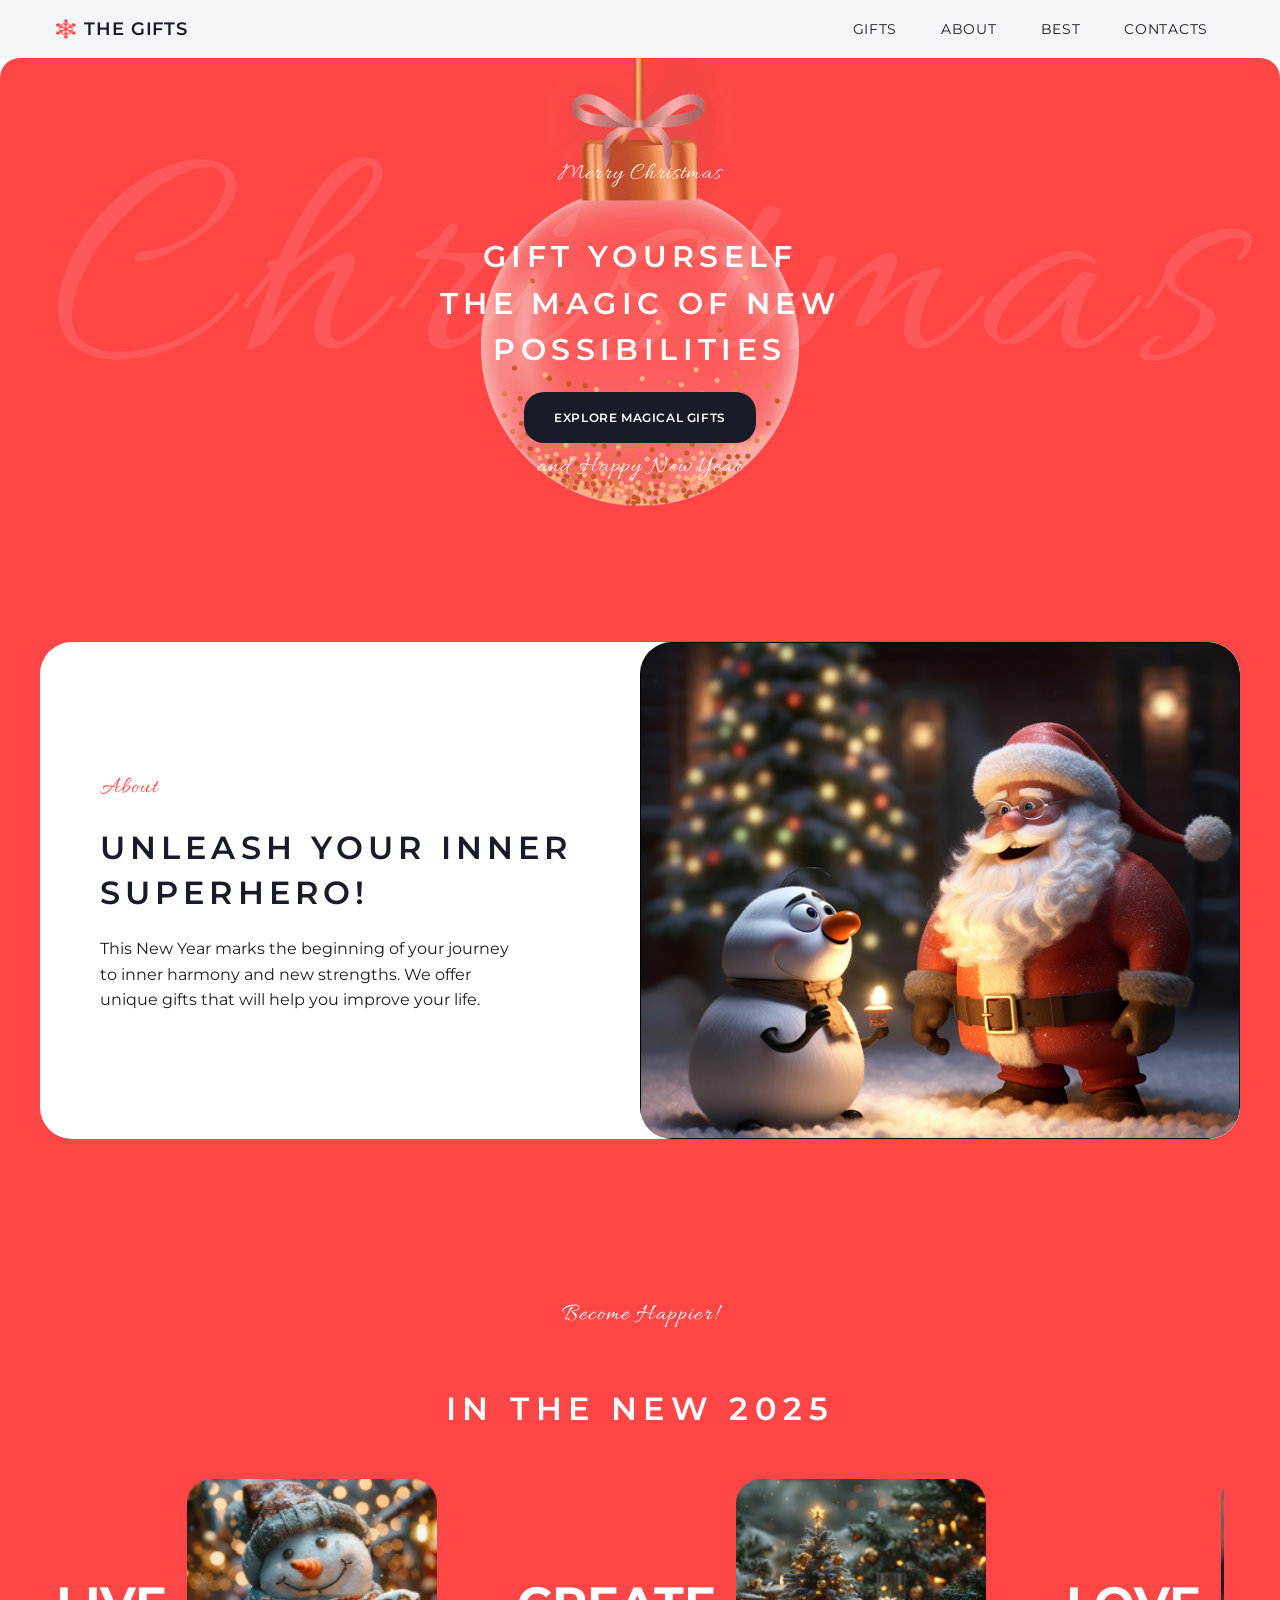
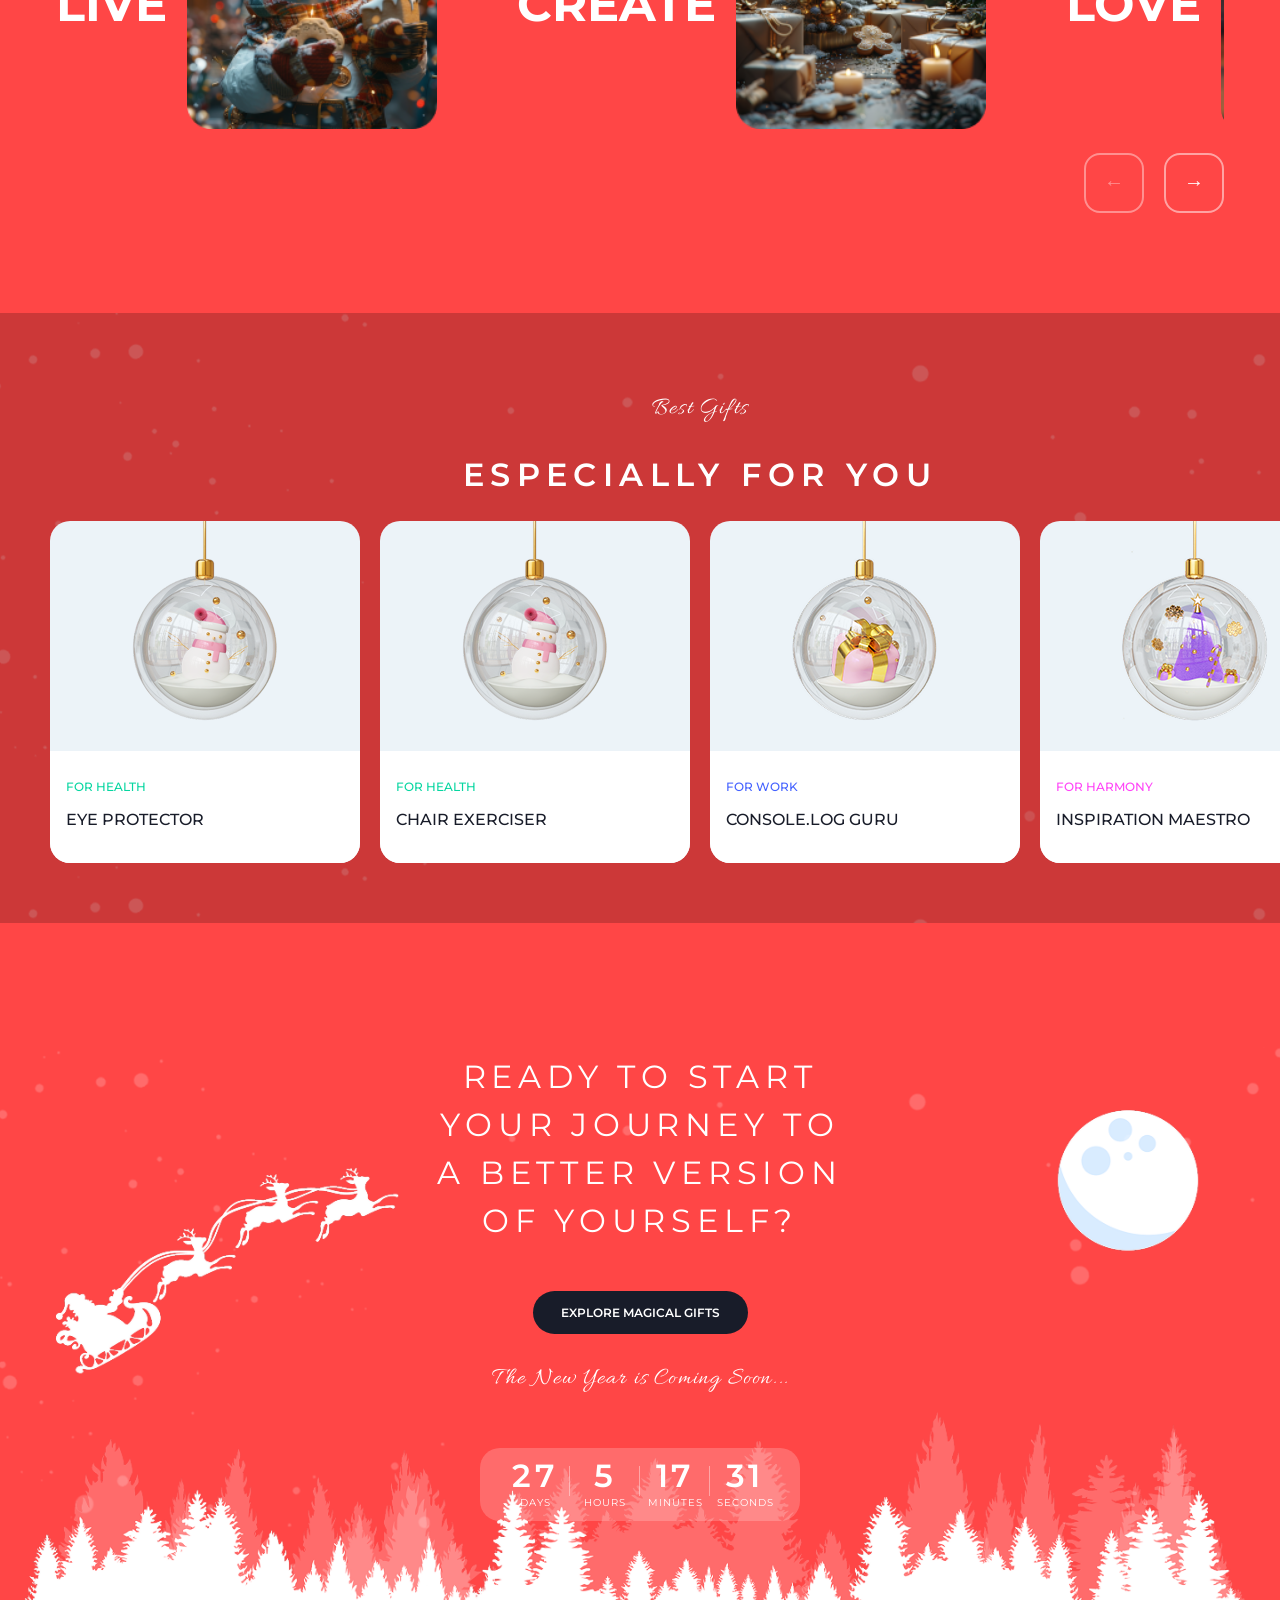
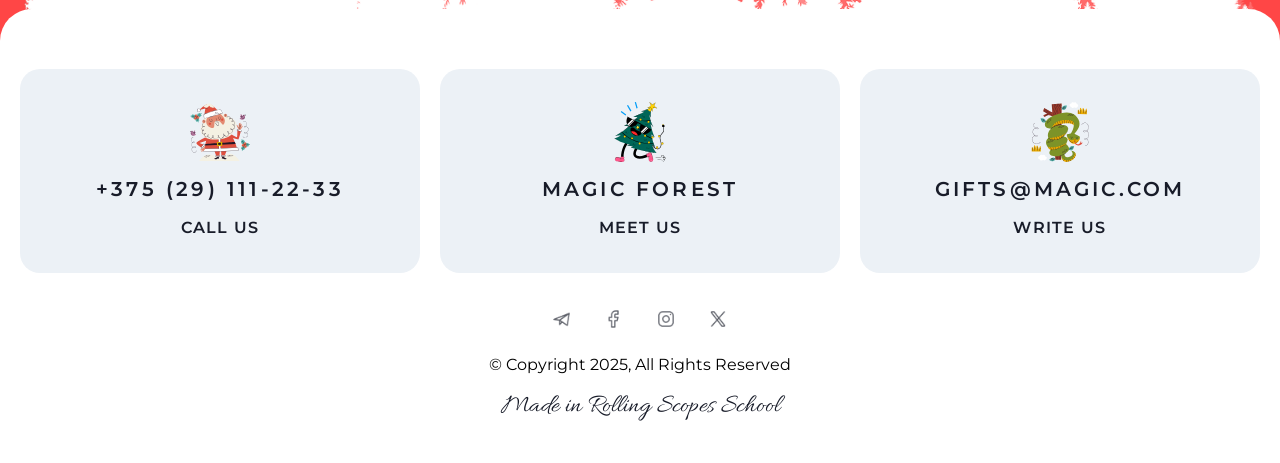
<file: index.html>
<!DOCTYPE html>
<html lang="en">
<head>
  <meta charset="UTF-8">
  <meta name="viewport" content="width=device-width, initial-scale=1.0">
  <title>Christmas Shop</title>
  <link rel="stylesheet" href="style.css?v=5">
  <link href="https://fonts.googleapis.com/css2?family=Montserrat:wght@400;500;600;700&family=Allura&display=swap" rel="stylesheet">
</head>
<body>

  <!-- HEADER -->
  <header class="header">
  <div class="container header-container">
    <div class="logo">
      <img src="img/snowflake.png" alt="snowflake">
      <span>THE GIFTS</span>
    </div>

    <div class="burger">
      <span></span>
      <span></span>
    </div>

    <nav class="nav">
      <a href="gifts.html">GIFTS</a>
      <a href="#about">ABOUT</a>
      <a href="#best">BEST</a>
      <a href="#contacts">CONTACTS</a>
    </nav>
  </div>
</header>
  <main>
  <section class="hero">
    <div class="hero-content">
      <p class="hero-subtitle top-text">Merry Christmas</p>

      <h1 class="hero-title">
        GIFT YOURSELF <br>
        THE MAGIC OF NEW <br>
        POSSIBILITIES
      </h1>

      <a href="gifts.html" class="hero-button">EXPLORE MAGICAL GIFTS</a>

      <p class="hero-subtitle bottom-text">and Happy New Year</p>
    </div>
  </section>
  <section class="about" id="about">
  <div class="container about-container">
    <div class="about-text">
      <p class="about-subtitle">About</p>
      <h2 class="about-title">Unleash your inner superhero!</h2>
      <p class="about-description">
        This New Year marks the beginning of your journey to inner harmony and new strengths.
        We offer unique gifts that will help you improve your life.
      </p>
    </div>

    <div class="about-image">
      <img src="img/santa.png" alt="Santa Claus">
    </div>
  </div>
</section>

<section class="slider" id="best">
  <div class="container slider-container">
    <p class="slider-subtitle">Become Happier!</p>
    <h2 class="slider-title">IN THE NEW 2025</h2>
    <div class="slider-wrapper">
      <div class="slider-row">
    <div class="slider-item">
      <span>LIVE</span>
      <img src="img/slider-1.png" alt="LIVE">
    </div>

    <div class="slider-item">
      <span>CREATE</span>
      <img src="img/slider-2.png" alt="CREATE">
    </div>

    <div class="slider-item">
      <span>LOVE</span>
      <img src="img/slider-3.png" alt="LOVE">
    </div>

    <div class="slider-item">
      <span>DREAM</span>
      <img src="img/slider-4.png" alt="">
    </div>
      </div>
    </div>

    <div class="slider-controls">
      <button class="slider-btn prev">←</button>
      <button class="slider-btn next">→</button>
    </div>
  </div>
</section>
<section class="best-gifts">
  <div class="best-gifts-container">
    <p class="best-gifts-subtitle">Best Gifts</p>
    <h2 class="best-gifts-title">ESPECIALLY FOR YOU</h2>

    <div class="gifts-grid">

  <a href="gifts.html" class="gift-card">
    <img src="img/gift-1.png" alt="Gift 1">
    <div class="gift-card-content">
      <p class="gift-card-category work">FOR WORK</p>
      <h3 class="gift-card-title">CONSOLE.LOG GURU</h3>
    </div>
  </a>

  <a href="gifts.html" class="gift-card">
    <img src="img/gift-2.png" alt="Gift 2">
    <div class="gift-card-content">
      <p class="gift-card-category health">FOR HEALTH</p>
      <h3 class="gift-card-title">HYDRATION BOT</h3>
    </div>
  </a>

  <a href="gifts.html" class="gift-card">
    <img src="img/gift-3.png" alt="Gift 3">
    <div class="gift-card-content">
      <p class="gift-card-category work">FOR WORK</p>
      <h3 class="gift-card-title">MERGE MASTER</h3>
    </div>
  </a>

  <a href="gifts.html" class="gift-card">
    <img src="img/gift-4.png" alt="Gift 4">
    <div class="gift-card-content">
      <p class="gift-card-category harmony">FOR HARMONY</p>
      <h3 class="gift-card-title">SPONTANEOUS CODING PHILOSOPHER</h3>
    </div>
  </a>

</div>
  </div>
</section>
<section class="cta">
  <div class="cta-content">
    <h2 class="cta-title">
      READY TO START YOUR JOURNEY TO A BETTER VERSION OF YOURSELF?
    </h2>

    <a href="gifts.html" class="cta-button">EXPLORE MAGICAL GIFTS</a>

    <p class="cta-subtitle">The New Year is Coming Soon...</p>

    <div class="cta-timer">
      <div class="timer-item">
        <span class="timer-number">47</span>
        <span class="timer-label">DAYS</span>
      </div>
      <div class="timer-item">
        <span class="timer-number">5</span>
        <span class="timer-label">HOURS</span>
      </div>
      <div class="timer-item">
        <span class="timer-number">34</span>
        <span class="timer-label">MINUTES</span>
      </div>
      <div class="timer-item">
        <span class="timer-number">12</span>
        <span class="timer-label">SECONDS</span>
      </div>
    </div>
  </div>
</section>

</main>
<footer class="footer" id="contacts">
    <div class="footer-cards">
      <a href="tel:+375291112233" class="footer-card">
        <img src="img/santa.svg" alt="Phone">
        <h3>+375 (29) 111-22-33</h3>
        <p>CALL US</p>
      </a>

      <a href="https://maps.google.com" target="_blank" class="footer-card">
        <img src="img/tree.svg" alt="Map">
        <h3>MAGIC FOREST</h3>
        <p>MEET US</p>
      </a>

      <a href="mailto:gifts@magic.com" class="footer-card">
        <img src="img/snake.svg" alt="Mail">
        <h3>GIFTS@MAGIC.COM</h3>
        <p>WRITE US</p>
      </a>
    </div>

    <div class="footer-socials">
  <a href="#"><img src="img/telegram.png" alt="telegram"></a>
  <a href="#"><img src="img/facebook.png" alt="facebook"></a>
  <a href="#"><img src="img/instagram.png" alt="instagram"></a>
  <a href="#"><img src="img/x.png" alt="x"></a>
</div>

      <p>© Copyright 2025, All Rights Reserved</p>
      <a href="https://rs.school/" target="_blank" class="footer-sub">Made in Rolling Scopes School</a>
    </div>
  </footer>

  <div class="gift-modal" aria-hidden="true">
    <div class="gift-modal__overlay"></div>
    <div class="gift-modal__card" role="dialog" aria-modal="true">
      <button class="gift-modal__close" type="button" aria-label="Close modal">×</button>
      <div class="gift-modal__image"></div>
      <div class="gift-modal__content"></div>
    </div>
  </div>

  

  
<script src="js/gifts-data.js"></script>
<script>
const sliderWrapper = document.querySelector('.slider-wrapper');
const slider = document.querySelector('.slider-row');
const next = document.querySelector('.next');
const prev = document.querySelector('.prev');
const bestGiftsGrid = document.querySelector('.best-gifts .gifts-grid');
const giftModal = document.querySelector('.gift-modal');
const giftModalCard = document.querySelector('.gift-modal__card');
const giftModalImage = document.querySelector('.gift-modal__image');
const giftModalContent = document.querySelector('.gift-modal__content');
const giftModalClose = document.querySelector('.gift-modal__close');
const giftModalOverlay = document.querySelector('.gift-modal__overlay');

let offset = 0;
const burger = document.querySelector('.burger');
const nav = document.querySelector('.nav');
const navLinks = document.querySelectorAll('.nav a');

function closeBurgerMenu() {
  burger.classList.remove('open');
  nav.classList.remove('open');
  document.body.classList.remove('menu-open');
}

function openBurgerMenu() {
  burger.classList.add('open');
  nav.classList.add('open');
  document.body.classList.add('menu-open');
}

burger.addEventListener('click', () => {
  if (nav.classList.contains('open')) {
    closeBurgerMenu();
  } else {
    openBurgerMenu();
  }
});

navLinks.forEach((link) => {
  link.addEventListener('click', closeBurgerMenu);
});

window.addEventListener('resize', () => {
  if (window.innerWidth > 768) {
    closeBurgerMenu();
  }
});

function getGiftImage(category) {
  if (category === 'For Work') {
    return 'img/gift-1.png';
  }

  if (category === 'For Health') {
    return 'img/gift-2.png';
  }

  return 'img/gift-4.png';
}

function getCategoryClass(category) {
  return category.toLowerCase().replace('for ', '');
}

function createGiftCard(gift) {
  const giftIndex = window.giftsData.indexOf(gift);
  const categoryClass = getCategoryClass(gift.category);

  return `
    <div class="gift-card" data-gift-index="${giftIndex}">
      <img src="${getGiftImage(gift.category)}" alt="${gift.name}">
      <div class="gift-card-content">
        <p class="gift-card-category ${categoryClass}">${gift.category.toUpperCase()}</p>
        <h3 class="gift-card-title">${gift.name.toUpperCase()}</h3>
      </div>
    </div>
  `;
}

function createSnowflakes(value) {
  const count = Number(value.replace('+', '')) / 100;
  return Array.from({ length: 5 }, (_, index) => {
    const className = index < count ? 'active' : '';
    return `<img class="gift-modal__snowflake ${className}" src="img/snowflake.png" alt="">`;
  }).join('');
}

function openGiftModal(giftIndex) {
  const gift = window.giftsData[giftIndex];

  if (!gift) {
    return;
  }

  const categoryClass = getCategoryClass(gift.category);

  giftModalImage.innerHTML = `<img src="${getGiftImage(gift.category)}" alt="${gift.name}">`;
  giftModalContent.innerHTML = `
    <p class="gift-card-category ${categoryClass}">${gift.category.toUpperCase()}</p>
    <h3 class="gift-modal__title">${gift.name.toUpperCase()}</h3>
    <p class="gift-modal__description">${gift.description}</p>
    <p class="gift-modal__subtitle">ADDS SUPERPOWERS TO:</p>
    <div class="gift-modal__powers">
      <div><span>Live</span><span>${gift.superpowers.live}</span><span>${createSnowflakes(gift.superpowers.live)}</span></div>
      <div><span>Create</span><span>${gift.superpowers.create}</span><span>${createSnowflakes(gift.superpowers.create)}</span></div>
      <div><span>Love</span><span>${gift.superpowers.love}</span><span>${createSnowflakes(gift.superpowers.love)}</span></div>
      <div><span>Dream</span><span>${gift.superpowers.dream}</span><span>${createSnowflakes(gift.superpowers.dream)}</span></div>
    </div>
  `;

  giftModal.classList.add('open');
  giftModal.setAttribute('aria-hidden', 'false');
  document.body.classList.add('modal-open');
}

function closeGiftModal() {
  giftModal.classList.remove('open');
  giftModal.setAttribute('aria-hidden', 'true');
  document.body.classList.remove('modal-open');
}

function renderRandomGifts() {
  if (!bestGiftsGrid || !window.giftsData) {
    return;
  }

  const randomGifts = [...window.giftsData]
    .sort(() => Math.random() - 0.5)
    .slice(0, 4);

  bestGiftsGrid.innerHTML = randomGifts.map(createGiftCard).join('');
}

renderRandomGifts();

bestGiftsGrid.addEventListener('click', (event) => {
  const card = event.target.closest('.gift-card');

  if (card) {
    openGiftModal(card.dataset.giftIndex);
  }
});

giftModalClose.addEventListener('click', closeGiftModal);
giftModalOverlay.addEventListener('click', closeGiftModal);

giftModalCard.addEventListener('click', (event) => {
  event.stopPropagation();
});

let sliderStep = 0;

function getSliderClicksCount() {
  return window.innerWidth > 768 ? 3 : 6;
}

function getMaxOffset() {
  return Math.max(0, slider.scrollWidth - sliderWrapper.clientWidth);
}

function updateSlider() {
  const clicksCount = getSliderClicksCount();
  const maxOffset = getMaxOffset();
  const stepSize = maxOffset / clicksCount;
  const currentOffset = sliderStep * stepSize;

  slider.style.transform = `translateX(-${currentOffset}px)`;

  prev.disabled = sliderStep === 0;
  next.disabled = sliderStep === clicksCount || maxOffset === 0;
}

next.addEventListener('click', () => {
  const clicksCount = getSliderClicksCount();

  if (sliderStep < clicksCount) {
    sliderStep += 1;
    updateSlider();
  }
});

prev.addEventListener('click', () => {
  if (sliderStep > 0) {
    sliderStep -= 1;
    updateSlider();
  }
});

function resetSlider() {
  sliderStep = 0;
  updateSlider();
}

window.addEventListener('resize', resetSlider);
window.addEventListener('load', resetSlider);
window.addEventListener('pageshow', resetSlider);

updateSlider();

function updateTimer() {
  const now = new Date();
  const nextYear = now.getUTCFullYear() + 1;
  const newYear = Date.UTC(nextYear, 0, 1, 0, 0, 0);

  const diff = newYear - now.getTime();
  const totalSeconds = Math.max(0, Math.floor(diff / 1000));

  const days = Math.floor(totalSeconds / (60 * 60 * 24));
  const hours = Math.floor((totalSeconds % (60 * 60 * 24)) / (60 * 60));
  const minutes = Math.floor((totalSeconds % (60 * 60)) / 60);
  const seconds = totalSeconds % 60;

  const timerNumbers = document.querySelectorAll('.timer-number');

  timerNumbers[0].textContent = days;
  timerNumbers[1].textContent = hours;
  timerNumbers[2].textContent = minutes;
  timerNumbers[3].textContent = seconds;
}

updateTimer();
setInterval(updateTimer, 1000);

</script>
</body>
</html>
</file>
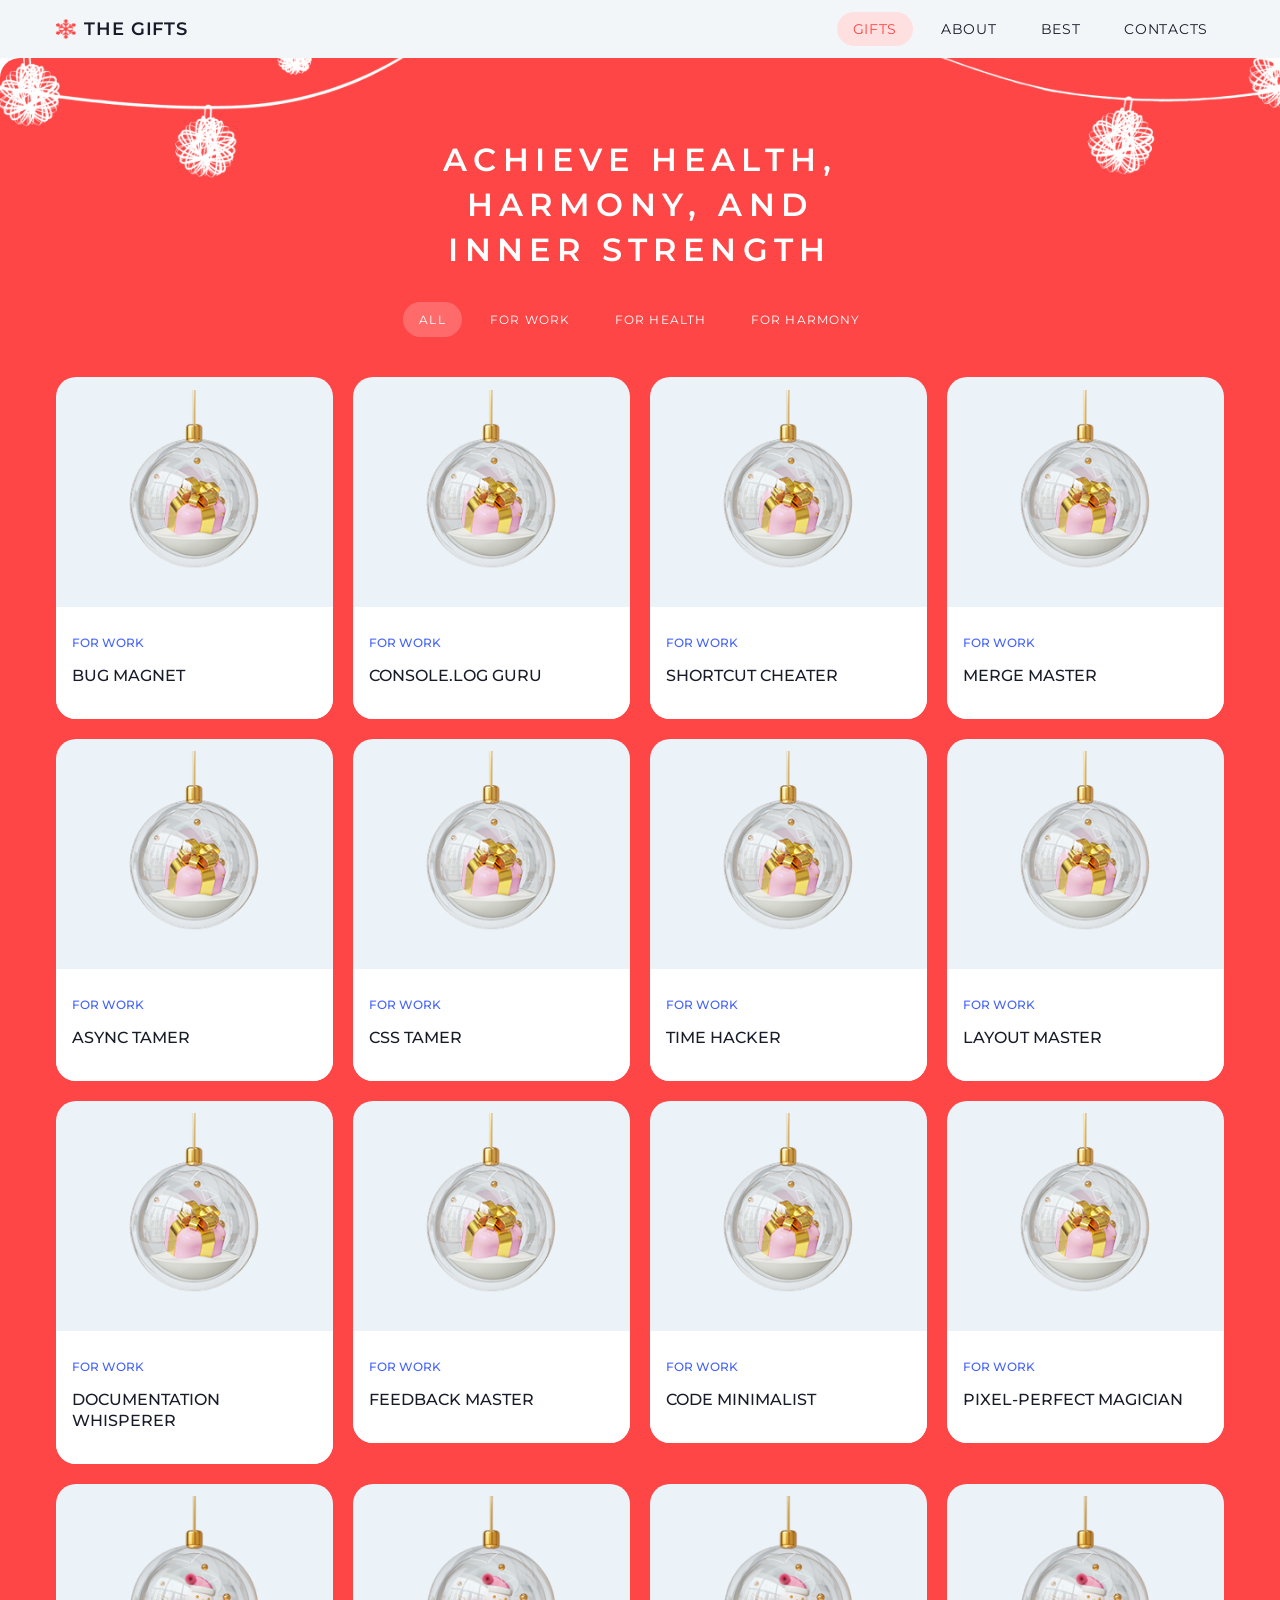
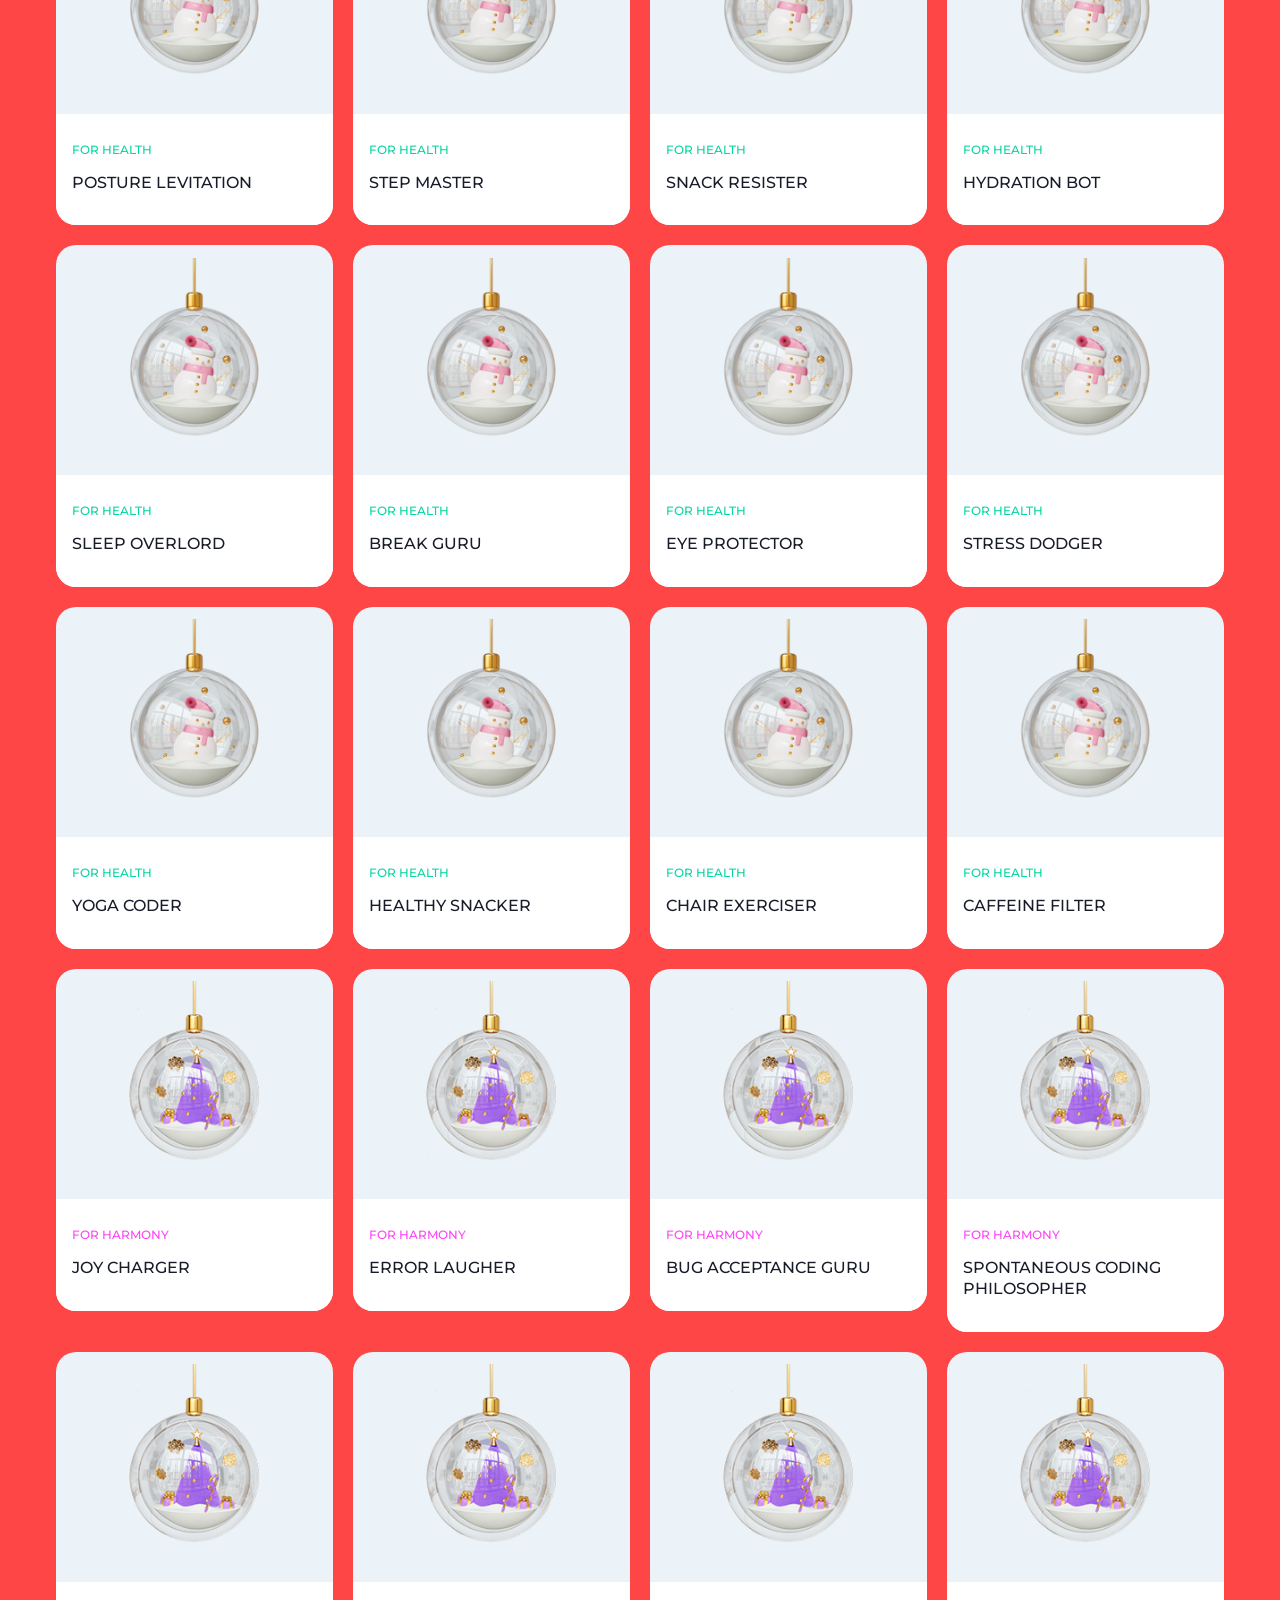
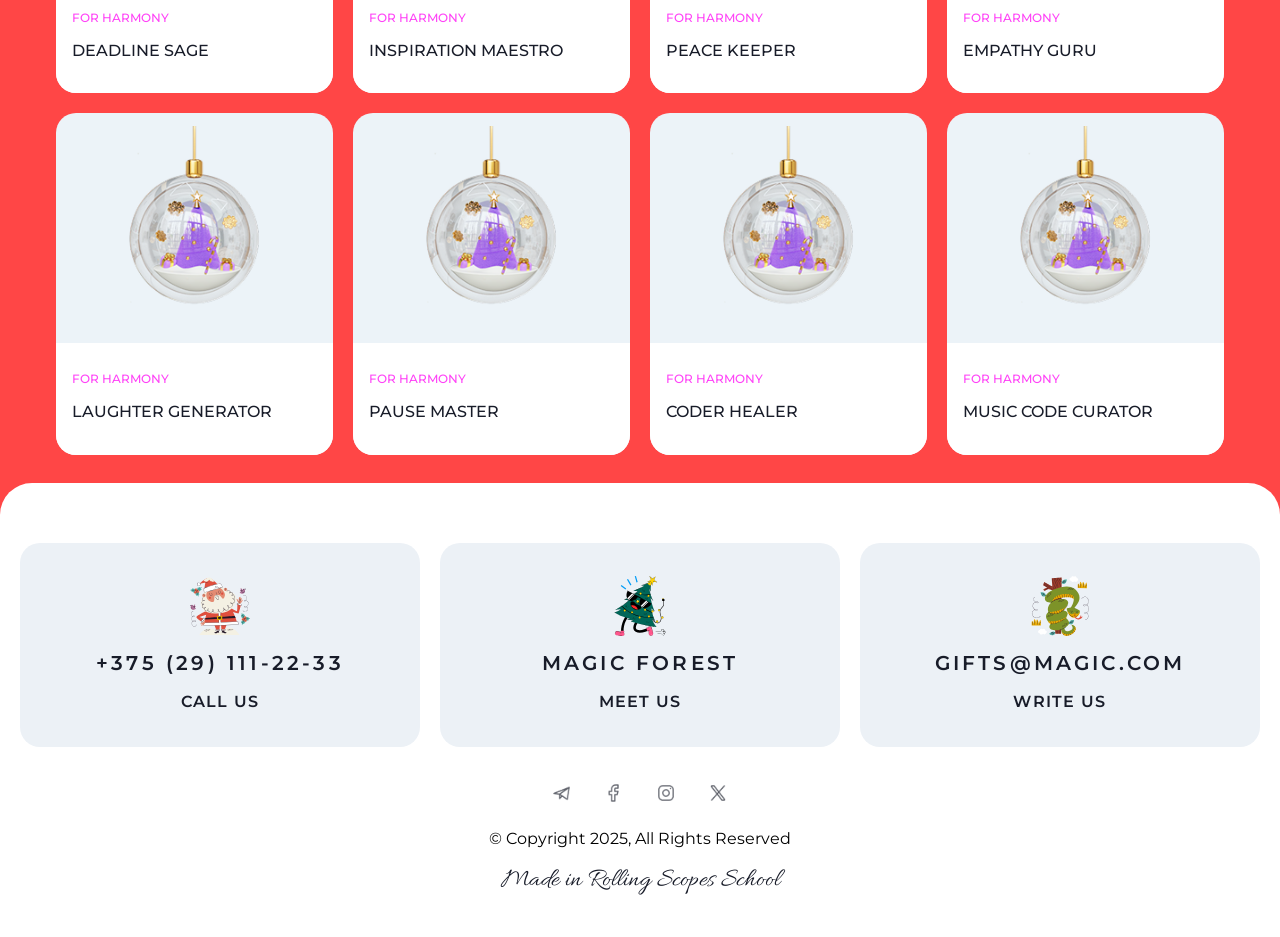
<file: gifts.html>
<!DOCTYPE html>
<html lang="en">
<head>
  <meta charset="UTF-8">
  <meta name="viewport" content="width=device-width, initial-scale=1.0">
  <title>Christmas Shop - Gifts</title>

  <link rel="preconnect" href="https://fonts.googleapis.com">
  <link rel="preconnect" href="https://fonts.gstatic.com" crossorigin>
  <link href="https://fonts.googleapis.com/css2?family=Montserrat:wght@300;400;500;600;700&family=Allura&display=swap" rel="stylesheet">
  <link rel="stylesheet" href="style.css?v=5">
</head>
<body>

  <header class="header">
    <div class="container header-container">
      <a href="index.html" class="logo">
        <img src="img/snowflake.png" alt="Snowflake">
        <span>THE GIFTS</span>
      </a>
    
      <div class="burger">
      <span></span>
      <span></span>
    </div>

      <nav class="nav">
        <a href="#" class="nav-link active">GIFTS</a>
        <a href="index.html#about" class="nav-link">ABOUT</a>
        <a href="index.html#best" class="nav-link">BEST</a>
        <a href="#contacts" class="nav-link">CONTACTS</a>
      </nav>
    </div>
  </header>

  <main>
    <section class="gifts-page">
      <div class="container gifts-page-container">
        <h1 class="gifts-page-title">
          ACHIEVE HEALTH,<br>
          HARMONY, AND<br>
          INNER STRENGTH
        </h1>

        <div class="gifts-tabs">
            <button class="gifts-tab active" type="button" data-filter="all">ALL</button>
            <button class="gifts-tab" type="button" data-filter="work">FOR WORK</button>
            <button class="gifts-tab" type="button" data-filter="health">FOR HEALTH</button>
            <button class="gifts-tab" type="button" data-filter="harmony">FOR HARMONY</button>
        </div>


        <div class="gifts-grid">
          <div class="gift-card">
            <img src="img/gift-1.png" alt="Console.log Guru">
            <div class="gift-card-content">
              <p class="gift-card-category work">FOR WORK</p>
              <h3 class="gift-card-title">CONSOLE.LOG GURU</h3>
            </div>
          </div>

          <div class="gift-card">
            <img src="img/gift-2.png" alt="Step Master">
            <div class="gift-card-content">
              <p class="gift-card-category health">FOR HEALTH</p>
              <h3 class="gift-card-title">STEP MASTER</h3>
            </div>
          </div>

          <div class="gift-card">
            <img src="img/gift-1.png" alt="Bug Magnet">
            <div class="gift-card-content">
              <p class="gift-card-category work">FOR WORK</p>
              <h3 class="gift-card-title">BUG MAGNET</h3>
            </div>
          </div>

          <div class="gift-card">
            <img src="img/gift-1.png" alt="Shortcut Cheater">
            <div class="gift-card-content">
              <p class="gift-card-category work">FOR WORK</p>
              <h3 class="gift-card-title">SHORTCUT CHEATER</h3>
            </div>
          </div>

          <div class="gift-card">
            <img src="img/gift-2.png" alt="Posture Levitation">
            <div class="gift-card-content">
              <p class="gift-card-category health">FOR HEALTH</p>
              <h3 class="gift-card-title">POSTURE LEVITATION</h3>
            </div>
          </div>

          <div class="gift-card">
            <img src="img/gift-4.png" alt="Bug Acceptance Guru">
            <div class="gift-card-content">
              <p class="gift-card-category harmony">FOR HARMONY</p>
              <h3 class="gift-card-title">BUG ACCEPTANCE GURU</h3>
            </div>
          </div>

          <div class="gift-card">
            <img src="img/gift-2.png" alt="Snack Resister">
            <div class="gift-card-content">
              <p class="gift-card-category health">FOR HEALTH</p>
              <h3 class="gift-card-title">SNACK RESISTER</h3>
            </div>
          </div>

          <div class="gift-card">
            <img src="img/gift-4.png" alt="Error Laugher">
            <div class="gift-card-content">
              <p class="gift-card-category harmony">FOR HARMONY</p>
              <h3 class="gift-card-title">ERROR LAUGHER</h3>
            </div>
          </div>

          <div class="gift-card">
            <img src="img/gift-2.png" alt="Hydration Bot">
            <div class="gift-card-content">
              <p class="gift-card-category health">FOR HEALTH</p>
              <h3 class="gift-card-title">HYDRATION BOT</h3>
            </div>
          </div>

          <div class="gift-card">
            <img src="img/gift-1.png" alt="Merge Master">
            <div class="gift-card-content">
              <p class="gift-card-category work">FOR WORK</p>
              <h3 class="gift-card-title">MERGE MASTER</h3>
            </div>
          </div>

          <div class="gift-card">
            <img src="img/gift-4.png" alt="Joy Charger">
            <div class="gift-card-content">
              <p class="gift-card-category harmony">FOR HARMONY</p>
              <h3 class="gift-card-title">JOY CHARGER</h3>
            </div>
          </div>

          <div class="gift-card">
            <img src="img/gift-4.png" alt="Spontaneous Coding Philosopher">
            <div class="gift-card-content">
              <p class="gift-card-category harmony">FOR HARMONY</p>
              <h3 class="gift-card-title long-title">SPONTANEOUS CODING PHILOSOPHER</h3>
            </div>
          </div>
        </div>
      </div>
    </section>
  </main>

  <footer class="footer" id="contacts">
    <div class="footer-cards">
      <a href="tel:+375291112233" class="footer-card">
        <img src="img/santa.svg" alt="Phone">
        <h3>+375 (29) 111-22-33</h3>
        <p>CALL US</p>
      </a>

      <a href="https://maps.google.com" target="_blank" class="footer-card">
        <img src="img/tree.svg" alt="Map">
        <h3>MAGIC FOREST</h3>
        <p>MEET US</p>
      </a>

      <a href="mailto:gifts@magic.com" class="footer-card">
        <img src="img/snake.svg" alt="Mail">
        <h3>GIFTS@MAGIC.COM</h3>
        <p>WRITE US</p>
      </a>
    </div>

    <div class="footer-socials">
  <a href="#"><img src="img/telegram.png" alt="telegram"></a>
  <a href="#"><img src="img/facebook.png" alt="facebook"></a>
  <a href="#"><img src="img/instagram.png" alt="instagram"></a>
  <a href="#"><img src="img/x.png" alt="x"></a>
</div>

      <p>© Copyright 2025, All Rights Reserved</p>
      <a href="https://rs.school/" target="_blank" class="footer-sub">Made in Rolling Scopes School</a>
    </div>
  </footer>
  <button class="scroll-up" type="button" aria-label="Scroll to top">↑</button>
  <div class="gift-modal" aria-hidden="true">
    <div class="gift-modal__overlay"></div>
    <div class="gift-modal__card" role="dialog" aria-modal="true">
      <button class="gift-modal__close" type="button" aria-label="Close modal">×</button>
      <div class="gift-modal__image"></div>
      <div class="gift-modal__content"></div>
    </div>
  </div>
<script src="js/gifts-data.js"></script>
<script>
const burger = document.querySelector('.burger');
const nav = document.querySelector('.nav');
const navLinks = document.querySelectorAll('.nav a');
const giftModal = document.querySelector('.gift-modal');
const giftModalCard = document.querySelector('.gift-modal__card');
const giftModalImage = document.querySelector('.gift-modal__image');
const giftModalContent = document.querySelector('.gift-modal__content');
const giftModalClose = document.querySelector('.gift-modal__close');
const giftModalOverlay = document.querySelector('.gift-modal__overlay');

function closeBurgerMenu() {
  burger.classList.remove('open');
  nav.classList.remove('open');
  document.body.classList.remove('menu-open');
}

function openBurgerMenu() {
  burger.classList.add('open');
  nav.classList.add('open');
  document.body.classList.add('menu-open');
}

burger.addEventListener('click', () => {
  if (nav.classList.contains('open')) {
    closeBurgerMenu();
  } else {
    openBurgerMenu();
  }
});

navLinks.forEach((link) => {
  link.addEventListener('click', closeBurgerMenu);
});

window.addEventListener('resize', () => {
  if (window.innerWidth > 768) {
    closeBurgerMenu();
  }
});


const giftTabs = document.querySelectorAll('.gifts-tab');
const giftCardsGrid = document.querySelector('.gifts-page .gifts-grid');

function getGiftImage(category) {
  if (category === 'For Work') {
    return 'img/gift-1.png';
  }

  if (category === 'For Health') {
    return 'img/gift-2.png';
  }

  return 'img/gift-4.png';
}

function getCategoryClass(category) {
  return category.toLowerCase().replace('for ', '');
}

function createGiftCard(gift) {
  const giftIndex = window.giftsData.indexOf(gift);
  const categoryClass = getCategoryClass(gift.category);

  return `
    <div class="gift-card" data-gift-index="${giftIndex}">
      <img src="${getGiftImage(gift.category)}" alt="${gift.name}">
      <div class="gift-card-content">
        <p class="gift-card-category ${categoryClass}">${gift.category.toUpperCase()}</p>
        <h3 class="gift-card-title">${gift.name.toUpperCase()}</h3>
      </div>
    </div>
  `;
}

function createSnowflakes(value) {
  const count = Number(value.replace('+', '')) / 100;
  return Array.from({ length: 5 }, (_, index) => {
    const className = index < count ? 'active' : '';
    return `<img class="gift-modal__snowflake ${className}" src="img/snowflake.png" alt="">`;
  }).join('');
}

function openGiftModal(giftIndex) {
  const gift = window.giftsData[giftIndex];

  if (!gift) {
    return;
  }

  const categoryClass = getCategoryClass(gift.category);

  giftModalImage.innerHTML = `<img src="${getGiftImage(gift.category)}" alt="${gift.name}">`;
  giftModalContent.innerHTML = `
    <p class="gift-card-category ${categoryClass}">${gift.category.toUpperCase()}</p>
    <h3 class="gift-modal__title">${gift.name.toUpperCase()}</h3>
    <p class="gift-modal__description">${gift.description}</p>
    <p class="gift-modal__subtitle">ADDS SUPERPOWERS TO:</p>
    <div class="gift-modal__powers">
      <div><span>Live</span><span>${gift.superpowers.live}</span><span>${createSnowflakes(gift.superpowers.live)}</span></div>
      <div><span>Create</span><span>${gift.superpowers.create}</span><span>${createSnowflakes(gift.superpowers.create)}</span></div>
      <div><span>Love</span><span>${gift.superpowers.love}</span><span>${createSnowflakes(gift.superpowers.love)}</span></div>
      <div><span>Dream</span><span>${gift.superpowers.dream}</span><span>${createSnowflakes(gift.superpowers.dream)}</span></div>
    </div>
  `;

  giftModal.classList.add('open');
  giftModal.setAttribute('aria-hidden', 'false');
  document.body.classList.add('modal-open');
}

function closeGiftModal() {
  giftModal.classList.remove('open');
  giftModal.setAttribute('aria-hidden', 'true');
  document.body.classList.remove('modal-open');
}

function renderGifts(filter = 'all') {
  const filteredGifts = filter === 'all'
    ? window.giftsData
    : window.giftsData.filter((gift) => getCategoryClass(gift.category) === filter);

  giftCardsGrid.innerHTML = filteredGifts.map(createGiftCard).join('');
}

renderGifts();

giftCardsGrid.addEventListener('click', (event) => {
  const card = event.target.closest('.gift-card');

  if (card) {
    openGiftModal(card.dataset.giftIndex);
  }
});

giftModalClose.addEventListener('click', closeGiftModal);
giftModalOverlay.addEventListener('click', closeGiftModal);

giftModalCard.addEventListener('click', (event) => {
  event.stopPropagation();
});

giftTabs.forEach((tab) => {
  tab.addEventListener('click', () => {
    const filter = tab.dataset.filter;

    giftTabs.forEach((button) => {
      button.classList.remove('active');
    });

    tab.classList.add('active');

    renderGifts(filter);
  });
});

const scrollUpButton = document.querySelector('.scroll-up');

function toggleScrollUpButton() {
  if (window.innerWidth <= 768 && window.scrollY > 300) {
    scrollUpButton.classList.add('show');
  } else {
    scrollUpButton.classList.remove('show');
  }
}

scrollUpButton.addEventListener('click', () => {
  window.scrollTo({
    top: 0,
    behavior: 'smooth'
  });
});

window.addEventListener('scroll', toggleScrollUpButton);
window.addEventListener('resize', toggleScrollUpButton);

toggleScrollUpButton();


</script>
</body>
</html>
</file>
<file: style.css>
* {
  box-sizing: border-box;
}
body {
  margin: 0;
  background: #ffffff;
  overflow-x: hidden;
  font-family: "Montserrat", sans-serif;
}
main {
  width: 100%;
}
.page {
  max-width: 1440px;
  width: 100%;
  margin: 0 auto;
  overflow: hidden;
  background: #ffffff;
}
.header {
  background: #f3f6f9;
  padding: 12px 0;
  position: relative;
  z-index: 10;
}

.container {
  max-width: 1200px;
  margin: 0 auto;
  padding: 0 16px;
}

.header-container {
  display: flex;
  align-items: center;
  justify-content: space-between;
  padding: 0 16px;
}

.logo {
  display: flex;
  align-items: center;
  gap: 8px;
}

.logo img {
  width: 20px;
  height: 20px;
  display: block;
}

.logo span {
  font-family: 'Montserrat', sans-serif;
  font-size: 18px;
  font-weight: 600; 
  letter-spacing: 0.05em;
  color: #181c29;
}

.nav {
  display: flex;
  align-items: center;
  gap: 12px;
  flex-wrap: wrap;
}

.nav a {
  font-family: 'Montserrat', sans-serif;
  text-decoration: none;
  color: #181c29;
  font-size: 14px;
  font-weight: 400; 
  letter-spacing: 0.05em;
  transition: 0.3s;
  padding: 8px 16px;
  border-radius: 20px;
}

.nav a:hover {
  background: #ffe0e0; 
  color: #ff4646;
}
.nav .active {
  background: #ffe0e0;
  color: #ff4646;
}
.hero {
  background: #ff4646 url("img/hero-bg.png") no-repeat center top;
  background-size: 100% auto;
  min-height: 524px;
  display: flex;
  justify-content: center;
  align-items: flex-start;
  text-align: center;
  color: white;
  position: relative;
  overflow: hidden;
  padding: 0 16px;
  border-radius: 20px 20px 0 0;
}

.hero-content {
  width: 430px;
  display: flex;
  flex-direction: column;
  align-items: center;
  gap: 14px;
  padding-top: 80px;
  position: relative;
  z-index: 2;
}

.hero-subtitle {
  font-size: 24px;
  opacity: 0.9;
  font-family: 'Allura', cursive;
  line-height: 1;
  letter-spacing: 0.05em;
}


.hero-title {
  font-family: 'Montserrat', sans-serif;
  font-size: 30px;
  font-weight: 600;
  line-height: 1.55;
  letter-spacing: 0.18em;
  text-transform: uppercase;
  color: #fff;
  max-width: 430px;
  margin: 0;
  margin-top: 10px;
}

.hero-button {
  padding: 18px 30px;
  background: #181c29;
  color: white;
  text-decoration: none;
  border-radius: 20px;
  font-size: 12px;
  font-weight: 600;
  letter-spacing: 0.05em;
  margin-top: 4px;
}

.bottom-text {
  margin-top: -2px;
}

.about {
  background: #ff4646;
  padding: 60px 0;
  overflow: hidden;
}

.about-container {
  background: #ffffff;
  border-radius: 32px;
  display: flex;
  justify-content: space-between;
  align-items: center;
  overflow: hidden;
  padding: 0;
}


.about-text {
  width: 50%;
  padding: 60px;
}

.about-description {
  font-family: 'Montserrat', sans-serif;
  font-size: 16px;
  font-weight: 400;
  line-height: 1.5;
  color: #181c29;
  max-width: 426px;
}

.about-subtitle {
  font-family: 'Allura', cursive;
  font-size: 24px;
  line-height: 1;
  letter-spacing: 0.05em;
  color: #ff4646;
  margin-bottom: 20px;
}

.about-title {
  font-family: 'Montserrat', sans-serif;
  font-size: 32px;
  font-weight: 600; 
  line-height: 1.4;
  letter-spacing: 0.16em;
  text-transform: uppercase;
  color: #181c29;
  margin-bottom: 20px;
}

.about-description {
  font-size: 16px;
  line-height: 1.6;
  color: #181c29;
}

.about-image {
  width: 50%;
  height: 100%;
  display: flex;
}

.about-image img {
  width: 100%;
  height: 100%;
  object-fit: cover;
  object-fit: cover;
  border-radius: 32px 32px 32px 32px;
}

.slider {
  background: #ff4646;
  padding: 80px 0;
  color: white;
  overflow: hidden;
  padding: 80px 0 100px;
}

.slider-container {
  max-width: 1200px;
  margin: 0 auto;
  position: relative;
  display: flex;
  flex-direction: column;
  align-items: center;
  gap: 24px;
}

.slider-subtitle {
  font-family: 'Allura', cursive;
  font-size: 24px;
  line-height: 1;
  letter-spacing: 0.05em;
  color: #ffffff;
  margin-bottom: 12px;
}

.slider-title {
  font-family: 'Montserrat', sans-serif;
  font-size: 32px;
  font-weight: 600; 
  letter-spacing: 0.2em;
  text-transform: uppercase;
  color: #ffffff;

}

.slider-item {
  display: flex;
  align-items: center;
  gap: 20px;
  flex-shrink: 0;
}

.slider-item span {
  font-size: 48px;
  font-weight: 700;
  color: white;
  white-space: nowrap;
}

.slider-item img {
  width: 250px;
  height: 250px;
  object-fit: cover;
  border-radius: 20px;
  display: block;
}
.best-gifts {
  background-color: #ff4646;
  background-image: url("img/snow.png");
  background-repeat: repeat;
  background-position: center;
  padding: 60px 0;
  overflow: visible;
}

.best-gifts-container {
  width: 1400px;
  margin: 0 auto;
  display: flex;
  flex-direction: column;
  align-items: center;
}

.best-gifts-subtitle {
  font-family: 'Allura', cursive;
  font-size: 24px;
  line-height: 1;
  letter-spacing: 0.05em;
  color: #ffffff;
  margin-bottom: 8px;
}

.best-gifts-title {
  font-family: 'Montserrat', sans-serif;
  font-size: 32px;
  font-weight: 600; 
  letter-spacing: 0.2em;
  text-transform: uppercase;
  color: #ffffff;
}

.gifts-grid {
  display: flex;
  gap: 12px;
  justify-content: center;
  flex-wrap: nowrap;
}

.gift-card {
  width: 290px;
  background: #ffffff;
  border-radius: 20px;
  overflow: hidden;
  transition: 0.3s;
  cursor: pointer;
  text-decoration: none;
}
.gift-card:hover {
  transform: none;
}
.gift-card img {
  width: 100%;
  height: 220px;
  object-fit: contain;
  display: block;
  background: transparent;
}

.gift-card-content {
  background: white;
  padding: 18px 20px 22px;
  min-height: 110px;
}

.gift-card-category {
  font-size: 12px;
  font-weight: 500;
  margin-bottom: 8px;
}

.gift-card-title {
  font-size: 16px;
  font-weight: 500;
  color: #181c29;
  line-height: 1.3;
}

.work {
  color: #4361ff;
}

.health {
  color: #06d6a0;
}

.harmony {
  color: #ff43f7;
}
.cta {
  background: #ff4646 url("img/CTA.png") no-repeat center bottom;
  background-size: contain; 
  min-height: 668px;
  overflow: hidden;
  display: flex;
  justify-content: center;
  align-items: center;

  text-align: center;
  color: white;
  padding: 120px 0;
}

.cta-content {
  width: 430px;
  display: flex;
  flex-direction: column;
  align-items: center;
  gap: 20px;
}


.cta-title {
  font-family: 'Montserrat', sans-serif;
  font-size: 32px;
  font-weight: 400;
  line-height: 1.5;
  letter-spacing: 0.18em;
  text-transform: uppercase;
  color: #ffffff;
  margin-top: 10px;
}


.cta-button {
  display: inline-block;
  padding: 14px 28px;
  background: #181c29;
  color: white;
  text-decoration: none;
  border-radius: 40px; 
  font-size: 12px;
  font-weight: 600;
}


.cta-subtitle {
  font-family: 'Allura', cursive;
  font-size: 24px;
  letter-spacing: 0.05em;
  color: #ffffff;
  margin-top: 10px;

}


.cta-timer {
  display: flex;
  justify-content: center;
  align-items: center;
  gap: 0;

  background: rgba(255, 255, 255, 0.2);
  padding: 12px 20px;
  border-radius: 20px;
  margin-top: 10px;
}


.timer-item {
  width: 70px;
  display: flex;
  flex-direction: column;
  align-items: center;
  position: relative;
}

.timer-item:not(:last-child)::after {
  content: "";
  position: absolute;
  right: 0;
  top: 6px;
  width: 1px;
  height: 30px;
  background: rgba(255, 255, 255, 0.4);
}


.timer-number {
  font-family: 'Montserrat', sans-serif;
  font-size: 32px;
  font-weight: 600;
  color: #ffffff;
  line-height: 1;
  letter-spacing: 0.12em;
}


.timer-label {
  font-size: 10px;
  letter-spacing: 0.1em;
  text-transform: uppercase;
  color: #ffffff;
  margin-top: 4px;
}
.footer {
  background: #ffffff;
  padding: 60px 20px 40px;
  text-align: center;
  border-radius: 32px 32px 0 0;
  position: relative;
  margin-top: -32px;
  z-index: 2
}
  


.footer-cards {
  display: flex;
  justify-content: center;
  gap: 20px;
  margin-bottom: 30px;
}

.footer-card {
  background: #ecf1f6;
  padding: 20px;
  border-radius: 20px;
  width: 400px;
  min-height: 204px;
  display: flex;
  flex-direction: column;
  align-items: center;
  justify-content: center;
  text-decoration: none;
}

.footer-card img {
  width: 60px;
  margin-bottom: 12px;
}


.footer-card h3 {
  font-family: 'Montserrat', sans-serif;
  font-size: 20px;
  font-weight: 600;
  line-height: 1.52;
  letter-spacing: 0.16em;
  text-transform: uppercase;
  margin: 0 0 12px;
  color: #181c29;
}


.footer-card p {
  font-family: 'Montserrat', sans-serif;
  font-size: 16px;
  font-weight: 600;
  line-height: 1.52;
  letter-spacing: 0.08em;
  text-transform: uppercase;
  color: #181c29;
  margin: 0;
}


.footer-bottom {
  display: flex;
  flex-direction: column;
  align-items: center;
  gap: 8px;
}


.footer-bottom p:first-child {
  font-family: 'Montserrat', sans-serif;
  font-size: 14px;
  font-weight: 400;
  color: #181c29;
}


.footer-sub {
  font-family: 'Allura', cursive;
  font-size: 26px;
  color: #181c29;
  transition: color 0.3s ease;
}
.footer-sub:hover {
  color: #ff4646;
}


.footer-socials {
  display: flex;
  justify-content: center;
  gap: 20px;
  margin-top: 16px;
}

.footer-socials img {
  width: 32px;
  height: 32px;
  object-fit: contain;
  opacity: 0.7;
  transition: 0.3s;
}

.footer-socials img:hover {
  opacity: 1;
  transform: scale(1.1);
}






  .gifts-page {
  background-color: #ff4646;
  background-image: url("./img/bg-gifts.png");
  background-attachment: fixed;
  background-repeat: no-repeat;
  background-position: top center;
  background-size: cover;
  text-align: center;
  padding: 80px 0 60px;
  border-radius: 20px 20px 0 0;
}


.gifts-subtitle {
  font-family: 'Montserrat', sans-serif;
  font-size: 28px;
  font-weight: 600;
  letter-spacing: 0.2em;
  text-transform: uppercase;
  max-width: 600px;
  margin: 0 auto 30px;
}

.gifts-tabs {
  display: flex;
  justify-content: center;
  gap: 12px;
  margin-bottom: 40px;
}

.gifts-tabs button {
  padding: 10px 16px;
  border-radius: 20px;
  border: none;
  background: transparent;
  color: white;
  font-size: 12px;
  cursor: pointer;
  font-family: 'Montserrat', sans-serif;
  font-size: 12px;
  letter-spacing: 0.1em;
}

.gifts-tabs .active {
  background: rgba(255,255,255,0.2);
  border-radius: 20px;
  padding: 8px 16px;
}

/* сетка */
.gifts-grid {
  display: grid;
  grid-template-columns: repeat(4, 1fr);
  gap: 20px;
}

/* карточка */
.gift-card {
  background: #ecf3f8;
  border-radius: 20px;
  overflow: hidden;
  width: 100%;
}

.gift-card img {
  width: 100%;
  height: 230px;
  object-fit: contain;
  display: block;
}

.gift-card-content {
  background: white;
  padding: 16px;
  text-align: left; 

}

.gift-card-category {
  font-size: 12px;
  margin-bottom: 6px;
}

.gifts-page-title {
  font-family: 'Montserrat', sans-serif;
  font-size: 32px;
  font-weight: 600;

  text-transform: uppercase;
  letter-spacing: 0.2em;

  text-align: center;
  color: white;

  max-width: 600px;
  margin: 0 auto 30px;
  line-height: 1.4;
}


.burger {
  display: none;
  flex-direction: column;
  justify-content: center;
  margin-left: auto;
}

.burger span {
  display: block;
  width: 24px;
  height: 2px;
  background: #181c29;
}

.burger span + span {
  margin-top: 6px;
}


/* ===== TABLET ===== */
@media (max-width: 768px) {
  .best-gifts-container {
  width: 100%;
  padding: 0 8px;
}

.gifts-grid {
  display: grid;
  grid-template-columns: repeat(2, 1fr);
  gap: 12px;
  justify-content: center;
}
.about-image {
    height: 528px; 
    overflow: hidden; 
  }

  .about-image img {
    width: 100%;
    height: 100%;
    object-fit: cover;    
    object-position: center; 
  }
  .about-image img {
  object-fit: cover !important;
}

  .gift-card {
  width: 100%;
  margin: 0 auto;
  max-width: 300px;
}

.gift-card img {
  width: 100%;
  height: 180px;
}
.nav {
  display: none;
}

.burger {
  display: flex;
}

.hero {
  background-size: 1200px;
  background-position: center top;
}

.hero-content {
  width: 426px;
  padding-top: 64px;
}

.hero-title {
  font-size: 32px;
  line-height: 1.5;
}

.hero-button {
  margin-top: 4px;
}

.hero-content {
  width: 420px;
  padding-top: 90px;
  gap: 14px;
  text-align: center;
}

.hero-subtitle {
  font-size: 22px;
  line-height: 1.2;
  letter-spacing: 0.04em;
  margin: 0;
}

.hero-title {
  font-size: 30px;
  line-height: 1.4;
  letter-spacing: 0.14em;
  margin: 0;
}

.hero-button {
  margin-top: 8px;
  padding: 18px 28px;
  font-size: 12px;
  transition: 0.3s
}

.bottom-text {
  margin-top: 4px;
  font-size: 24px;
}
.about-content {
  max-width: 420px;
}
.about-wrapper {
  display: flex;
  justify-content: space-between;
  align-items: center;
  gap: 40px;
}


.about-title {
  font-size: 24px;
  line-height: 1.2;
  letter-spacing: 0.08em;
}

.about-text {
  font-size: 18px;
  line-height: 1.6;
}
.contacts-container {
  max-width: 728px;
  margin: 0 auto;
  padding: 0 16px;
}
.contact-card {
  width: 100%;
  background: #cfd6dc; 
  border-radius: 20px;
  padding: 24px 16px;
  text-align: center;
}
.contacts {
  display: flex;
  flex-direction: column;
  gap: 12px;
}
.contact-card img {
  width: 60px;
  margin-bottom: 16px;
}
.contact-title {
  font-size: 20px;
  font-weight: 600;
  letter-spacing: 2px;
}

.contact-subtitle {
  font-size: 12px;
  margin-top: 8px;
  opacity: 0.7;
}
.slider-wrapper {
  display: flex;
  justify-content: center;
  align-items: center;
  overflow: hidden;
  max-width: 500px;  
  margin: 0 auto;
}

.slider-row {
  display: flex;
  gap: 20px;
  transition: transform 0.3s ease;
  justify-content: flex-start; /* важно */
  letter-spacing: 0.12em;
}

.slider-item {
  min-width: 200px; /* фикс ширины */
  letter-spacing: 0.12em;
}

.slider-item img {
  width: 200px;
  height: 200px;
  object-fit: cover;
}
.contacts {
    display: grid;
    grid-template-columns: repeat(3, 1fr);/* 3 карточки */
    gap: 16px;
  }
  .contact-card {
  max-width: 100%;
  padding: 20px;
}
.contact-card {
    padding: 16px;
    border-radius: 20px;
  }

  .contact-card img {
    width: 60px;
    height: 60px;
  }
.footer {
    background: #ffffff;
    padding: 60px 8px;
  }

  .footer-cards {
    width: 100%;
    max-width: 752px;
    margin: 0 auto 40px;
    display: flex;
    flex-direction: column;
    gap: 12px;
  }

  .footer-card {
    width: 100%;
    min-height: 204px;
    padding: 20px;
    border-radius: 20px;
    background: #ecf3f8;
    display: flex;
    flex-direction: column;
    align-items: center;
    justify-content: center;

    text-decoration: none;
  }

  .footer-card img {
    width: 80px;
    height: 80px;
    object-fit: contain;
    margin-bottom: 12px;
  }

  .footer-card h3 {
    margin: 0 0 12px;
    font-size: 24px;
    line-height: 1.52;
    font-weight: 600;
    letter-spacing: 0.16em;
    text-transform: uppercase;
    color: #181c29;
  }

  .footer-card p {
    margin: 0;
    font-size: 16px;
    line-height: 1.52;
    font-weight: 600;
    letter-spacing: 0.08em;
    text-transform: uppercase;
    color: #181c29;
  }

  .footer-socials {
    margin-top: 0;
    margin-bottom: 12px;
    display: flex;
    justify-content: center;
    gap: 12px;
  }

  .footer-socials img {
    width: 24px;
    height: 24px;
  }

  .footer > p {
    margin: 0 0 12px;
    color: #181c29;
  }

  .footer-sub {
    color: #181c29;
  }
  .cta {
    min-height: 668px;
    padding: 120px 8px;
    background-color: #ff4646;
    background-image: url("img/CTA.png");
    background-repeat: no-repeat;
    background-position: center bottom;
    background-size: cover;
  }

  .cta-content {
    width: 100%;
    max-width: 430px;
    gap: 20px;
  }

  .cta-title {
    margin: 0;
    font-size: 24px;
    line-height: 1.52;
    letter-spacing: 0.16em;
    font-weight: 600;
  }

  .cta-button {
    padding: 18px 30px;
    border-radius: 20px;
  }
  .cta-subtitle {
    margin: 20px 0 16px;
    font-size: 24px;
    line-height: 1;
    letter-spacing: 0.05em;
    margin-top: 10px;
    margin-bottom: 0px;
  }
  .cta-timer {
    width: 344px;
    height: 72px;
    padding: 8px 12px;
    border-radius: 20px;
    background: rgba(255, 255, 255, 0.4);
    margin-top: 0;
  }

  .timer-item {
    width: 80px;
  }
  .timer-number {
    font-size: 24px;
    line-height: 1;
    letter-spacing: 0.12em;
  }

  .timer-label {
    margin-top: 4px;
    font-size: 10px;
    line-height: 1;
    letter-spacing: 0.1em;
  }

  .timer-item:not(:last-child)::after {
    top: 12px;
    right: 0;
    height: 32px;
  }
  gifts-page {
    background-color: #ff4646;
    background-image: url("./img/bg-gifts.png");
    background-repeat: no-repeat;
    background-position: top center;
    background-size: cover;
    padding: 60px 8px;
  }

  .gifts-page .container {
    max-width: 752px;
    width: 100%;
    margin: 0 auto;
    padding: 0;
  }

  .gifts-page .gifts-grid {
    display: grid;
    grid-template-columns: repeat(2, 310px);
    justify-content: center;
    gap: 4px;
  }

  .gifts-page .gift-card {
    width: 310px;
    height: 342px;
    margin: 0;
    border-radius: 20px;
    overflow: hidden;
  }

  .gifts-page .gift-card img {
    width: 100%;
    height: 230px;
    object-fit: contain;
    display: block;
  }

  .gifts-page .gift-card-content {
    height: 112px;
    padding: 20px;
    background: #ffffff;
  }
  
  .header {
    position: relative;
    z-index: 50;
  }

  .header-container {
    position: relative;
  }

  .burger {
    display: flex;
    width: 40px;
    height: 40px;
    align-items: center;
    justify-content: center;
    cursor: pointer;
    position: relative;
    z-index: 60;
  }

  .burger span {
    transition: transform 0.3s ease;
  }

  .burger.open span:first-child {
    transform: rotate(45deg) translate(3px, 3px);
  }

  .burger.open span:last-child {
    transform: rotate(-45deg) translate(3px, -3px);
  }

  .nav {
    position: absolute;
    top: 52px;
    right: 16px;

    width: 220px;
    height: auto;
    padding: 16px;

    background: #ffffff;
    border-radius: 20px;
    box-shadow: 0 8px 28px rgba(24, 28, 41, 0.18);

    display: flex;
    flex-direction: column;
    align-items: stretch;
    gap: 4px;

    opacity: 0;
    visibility: hidden;
    transform: translateY(-8px);
    transition: 0.3s ease;

    z-index: 55;
  }

  .nav.open {
    opacity: 1;
    visibility: visible;
    transform: translateY(0);
  }

  .nav a {
    display: block;
    padding: 12px 14px;
    border-radius: 12px;

    font-size: 14px;
    font-weight: 600;
    letter-spacing: 0.08em;
    text-align: center;
  }
}


/* ===== MOBILE ===== */
@media (max-width: 380px) {
.gifts-grid {
    grid-template-columns: 1fr;
  }
.nav {
    display: none;
  }
.burger {
  display: flex;
}
.footer {
    padding: 60px 8px;
  }

  .footer-card h3 {
    font-size: 20px;
    letter-spacing: 0.08em;
  }

  .footer-card p {
    font-size: 14px;
  }
    .gifts-page .gifts-grid {
    grid-template-columns: 310px;
  }
.header {
    position: relative;
    z-index: 50;
  }

  .header-container {
    position: relative;
  }

  .burger {
    display: flex;
    width: 40px;
    height: 40px;
    align-items: center;
    justify-content: center;
    cursor: pointer;
    position: relative;
    z-index: 60;
  }

  .nav {
    position: absolute;
    top: 52px;
    right: 8px;

    width: 180px;
    height: auto;
    padding: 12px;

    background: #ffffff;
    border-radius: 16px;
    box-shadow: 0 8px 28px rgba(24, 28, 41, 0.18);

    display: flex;
    flex-direction: column;
    align-items: stretch;
    gap: 4px;

    opacity: 0;
    visibility: hidden;
    transform: translateY(-8px);
    transition: 0.3s ease;

    z-index: 55;
  }

  .nav.open {
    opacity: 1;
    visibility: visible;
    transform: translateY(0);
  }

  .nav a {
    display: block;
    padding: 10px 12px;
    border-radius: 12px;

    font-size: 12px;
    font-weight: 600;
    letter-spacing: 0.06em;
    text-align: center;
  }
.about {
    padding: 60px 8px;
    background: #ff4646;
  }

  .about-container {
    width: 100%;
    max-width: 364px;
    margin: 0 auto;
    display: flex;
    flex-direction: column;
    border-radius: 20px;
    overflow: hidden;
  }

  .about-text {
    width: 100%;
    padding: 60px 20px;
  }

  .about-title {
    font-size: 24px;
    line-height: 1.52;
    letter-spacing: 0.16em;
    margin: 0 0 20px;
  }

  .about-description {
    font-size: 16px;
    line-height: 1.48;
    margin: 0;
  }

  .about-image {
    width: 100%;
    height: 528px;
  }

  .about-image img {
    width: 100%;
    height: 100%;
    object-fit: cover;
    object-position: center;
  }
  .hero {
    min-height: 572px;
    padding: 0 8px;
    background-size: 1350px auto;
    background-position: center top;
  }

  .hero-content {
    width: 100%;
    max-width: 364px;
    padding-top: 80px;
    gap: 12px;
  }

  .hero-subtitle {
    margin: 0;
    font-size: 24px;
    line-height: 1;
    letter-spacing: 0.05em;
  }

  .hero-title {
    max-width: 364px;
    margin: 0;
    font-size: 32px;
    line-height: 1.5;
    letter-spacing: 0.18em;
    text-align: center;
  }

  .hero-button {
    margin: 0;
    padding: 18px 30px;
  }

  .bottom-text {
    margin: 0;
  }
  .slider {
    padding: 60px 0 100px;
    background: #ff4646;
    overflow: hidden;
  }

  .slider-container {
    width: 100%;
    max-width: 380px;
    padding: 0 8px;
    gap: 20px;
  }

  .slider-subtitle {
    margin: 0;
    font-size: 24px;
    line-height: 1;
    text-align: center;
  }

  .slider-title {
    margin: 0;
    font-size: 24px;
    line-height: 1.52;
    letter-spacing: 0.16em;
    text-align: center;
  }

  .slider-wrapper {
    width: 100%;
    height: 200px;
    overflow: hidden;
  }

  .slider-row {
    display: flex;
    gap: 20px;
  }

  .slider-item {
    display: flex;
    align-items: center;
    gap: 20px;
    flex-shrink: 0;
  }

  .slider-item span {
    font-size: 48px;
    line-height: 1;
    white-space: nowrap;
  }

  .slider-item img {
    width: 200px;
    height: 200px;
    object-fit: cover;
    border-radius: 20px;
  }

  .slider-controls {
    width: 100%;
    display: flex;
    justify-content: flex-end;
    gap: 12px;
    padding-right: 0;
  }

  .slider-btn {
    width: 56px;
    height: 56px;
    border-radius: 20px;
  }
  .best-gifts {
    background-color: #ff4646;
    padding: 60px 0;
    overflow: hidden;
  }

  .best-gifts-container {
    width: 100% !important;
    max-width: 380px !important;
    margin: 0 auto !important;
    padding: 0 35px !important;
  }

  .best-gifts-title {
    font-size: 24px;
    line-height: 1.52;
    letter-spacing: 0.16em;
    text-align: center;
    margin: 0 0 20px;
  }

  .best-gifts-subtitle {
    text-align: center;
    margin: 0 0 12px;
  }

  .best-gifts .gifts-grid {
    display: grid !important;
    grid-template-columns: 310px !important;
    justify-content: center !important;
    gap: 12px !important;
    width: 100% !important;
  }

  .best-gifts .gift-card {
    width: 200px !important;
    max-width: 200px !important;
    height: 342px !important;
    margin: 0 auto !important;
    border-radius: 20px !important;
    overflow: hidden;
  }

  .best-gifts .gift-card img {
    width: 200px !important;
    height: 230px !important;
    object-fit: contain;
    display: block;
  }

  .best-gifts .gift-card-content {
    height: 112px !important;
    padding: 20px !important;
    background: #ffffff;
  }
   .best-gifts .gift-card {
    width: 200px !important;
    height: 310px !important;
    max-height: 342px !important;
    overflow: hidden !important;
  }

  .best-gifts .gift-card img {
    width: 200px !important;
    height: 230px !important;
    object-fit: contain !important;
  }

  .best-gifts .gift-card-content {
    height: 112px !important;
    min-height: 112px !important;
    max-height: 112px !important;
    padding: 20px !important;
    background: #ffffff !important;
  }

  .best-gifts .gift-card-category {
    margin: 0 0 8px !important;
  }

  .best-gifts .gift-card-title {
    margin: 0 !important;
  }
  .cta-content {
    width: 100% !important;
    max-width: 364px !important;
    padding: 0 8px !important;
  }

  .cta-title {
    font-size: 22px !important;
    line-height: 1.52 !important;
    letter-spacing: 0.16em !important;
    max-width: 364px !important;
    margin: 0 auto !important;
    text-align: center !important;
  }
  .footer-socials {
    gap: 20px !important;
  }

  .footer-socials img {
    width: 40px !important;
    height: 40px !important;
  }
  .footer > p {
    font-size: 16px !important;
    line-height: 1.5 !important;
  }

  .footer-sub {
    font-size: 24px !important;
    line-height: 1 !important;
  }
  .footer-card h3 {
    font-size: 24px !important;
    line-height: 1.52 !important;
    letter-spacing: 0.16em !important;
  }
  .gifts-page {
    background-color: #ff4646 !important;
    background-image: url("./img/bg-gifts.png") !important;
    background-repeat: no-repeat !important;
    background-position: top center !important;
    background-size: auto 100% !important;
    background-attachment: scroll !important;

    padding: 60px 8px !important;
    overflow: hidden !important;
  }

  .gifts-page-container {
    width: 100% !important;
    max-width: 364px !important;
    margin: 0 auto !important;
    padding: 0 !important;
  }

  .gifts-page-title {
    max-width: 364px !important;
    margin: 0 auto 20px !important;

    font-size: 32px !important;
    line-height: 1.5 !important;
    letter-spacing: 0.18em !important;
    font-weight: 600 !important;

    text-align: center !important;
    text-transform: uppercase !important;
    color: #ffffff !important;
  }

  .gifts-tabs {
    max-width: 364px !important;
    margin: 0 auto 20px !important;
    display: flex !important;
    justify-content: center !important;
    gap: 0 !important;
  }

  .gifts-tabs button {
    padding: 12px 8px !important;
    font-size: 12px !important;
    line-height: 1.3 !important;
    letter-spacing: 0.05em !important;
  }
  .gifts-page {
    background-color: #ff4646 !important;
    background-image: url("img/bg-gifts.png") !important;
    background-repeat: no-repeat !important;
    background-position: top center !important;
    background-size: cover !important;
    background-attachment: scroll !important;

    padding: 60px 8px !important;
    overflow: hidden !important;
  }
}


.slider-row {
  display: flex;
  gap: 80px;
  transition: transform 0.3s ease;
}

.slider-item {
  display: flex;
  align-items: center;
  gap: 20px;
  flex-shrink: 0;
}
.slider-btn {
  position: absolute;
  bottom: 40px;

  width: 60px;
  height: 60px;

  border-radius: 16px;
  border: 2px solid rgba(255,255,255,0.5);

  background: transparent;
  color: white;

  font-size: 20px;
  cursor: pointer;

  display: flex;
  align-items: center;
  justify-content: center;

  z-index: 10;
}
.prev {
  right: 120px;
}

.next {
  right: 20px;
}
.slider-wrapper {
  height: 400px;
  position: relative;
  max-width: 1200px;
  overflow: hidden;
}
.hero-button:hover {
  background: white !important;
  color: #181c29 !important;
}
.cta-button:hover {
  background: white !important;
  color: #181c29 !important;
}
html {
  scroll-behavior: smooth;
}
a {
  text-decoration: none;
}
@media (max-width: 768px) {
  .slider {
    padding: 60px 0 90px;
  }

  .slider-container {
    width: 100% !important;
    max-width: 768px !important;
    padding: 0 8px !important;
  }

  .slider-wrapper {
    width: 100% !important;
    max-width: 752px !important;
    height: 360px !important;
    margin: 0 auto !important;
    overflow: hidden !important;
    position: relative !important;
  }

  .slider-row {
    display: flex;
    gap: 20px;
    justify-content: flex-start;
    transition: transform 0.3s ease;
  }

  .slider-item {
    display: flex;
    align-items: center;
    gap: 20px;
    flex-shrink: 0;
  }

  .slider-item span {
    font-size: 48px;
    white-space: nowrap;
  }

  .slider-item img {
    width: 200px;
    height: 200px;
    object-fit: cover;
  }

  .slider-btn {
    width: 56px;
    height: 56px;
    bottom: 24px;
  }

  .prev {
    right: 84px;
  }

  .next {
    right: 8px;
  }
}

.slider-controls {
  width: 100%;
  display: flex;
  justify-content: flex-end;
  gap: 20px;
}

.slider-controls .slider-btn {
  position: static;
  flex-shrink: 0;
}

@media (max-width: 768px) {
  .slider-wrapper {
    height: auto !important;
  }

  .slider-controls {
    max-width: 752px !important;
    padding-right: 0 !important;
    margin: 0 auto !important;
  }
}

.slider-wrapper {
  width: 100%  !important;
  height: 250px !important;
  display: flex !important;
  align-items: center !important;
  overflow: hidden !important;
}

@media (max-width: 768px) {
  .slider-wrapper {
    height: 200p !important;
  }
}

@media (max-width: 768px) {
  .best-gifts-container {
    max-width: 752px !important;
    width: 100% !important;
    padding: 0 8px !important;
  }

  .best-gifts .gifts-grid {
    width: 100% !important;
    display: grid !important;
    grid-template-columns: repeat(2, 1fr) !important;
    gap: 12px !important;
  }

  .best-gifts .gift-card {
    width: 100% !important;
    max-width: 364px !important;
    margin: 0 auto !important;
  }

  .best-gifts .gift-card img {
    width: 100%!important;
    height: 180px !important;
  }
}

@media (max-width: 380px) {
  .best-gifts .gifts-grid {
    grid-template-columns: 1fr !important;
  }
}
/* ===== REMOVE DARK BEST GIFTS BACKGROUND ===== */
.best-gifts {
  background-color: #ff4646 !important;
}

.best-gifts .gift-card {
  background: #ecf3f8 !important;
  opacity: 1 !important;
  filter: none !important;
}

.best-gifts .gift-card img {
  opacity: 1 !important;
  filter: none !important;
}

.best-gifts .gift-card-content {
  background: #ffffff !important;
  opacity: 1 !important;
  filter: none !important;
}
.best-gifts {
  min-height: auto !important;
  height: auto !important;
}

.best-gifts-container {
  height: auto !important;
}

.best-gifts .gifts-grid {
  height: auto !important;
  align-items: start !important;
}

.best-gifts .gift-card {
  display: block !important;
}
.gift-card {
  transition: transform 0.3s ease;
}

.gift-card-title {
  transition: color 0.3s ease;
}

.gift-card:hover {
  transform: translateY(-10px);
}

.gift-card:hover .gift-card-title {
  color: #ff4646;
}
/* ===== FIX SAME CARD HEIGHT ===== */
.best-gifts .gift-card {
  height: 342px !important;
}

.best-gifts .gift-card img {
  height: 230px !important;
}

.best-gifts .gift-card-content {
  height: 112px !important;
  min-height: 112px !important;
}
/* ===== REMOVE BEST GIFTS DARK OVERLAY ===== */
.best-gifts {
  background-color: #ff4646 !important;
  background-blend-mode: normal !important;
  filter: none !important;
  opacity: 1 !important;
}

.best-gifts::before,
.best-gifts::after {
  display: none !important;
}
.gifts-tabs button {
  transition: background 0.3s ease, color 0.3s ease;
}

.gifts-tabs button:hover,
.gifts-tabs button.active {
  background: rgba(255, 255, 255, 0.2);
  color: #ffffff;
}
/* ===== GIFTS PAGE FILTER CARD FIX ===== */
.gifts-page .gift-card {
  display: block;
  text-decoration: none;
}

.gifts-page .gifts-grid {
  align-items: start;
}
.long-title {
  font-size: 10px !important;
  line-height: 1.25 !important;
  letter-spacing: 0.06em !important;
}
.slider-btn {
  transition: background 0.3s ease, color 0.3s ease, border-color 0.3s ease;
}

.slider-btn:hover {
  background: #ffffff;
  color: #ff4646;
  border-color: #ffffff;
}

.footer-card {
  transition: color 0.3s ease;
}

.footer-card h3,
.footer-card p {
  transition: color 0.3s ease;
}

.footer-card:hover h3,
.footer-card:hover p {
  color: #ff4646;
}

.footer-card img {
  transition: transform 0.3s ease;
}

.footer-card:hover img {
  transform: scale(1.05);
}
/* ===== SLIDER TABLET/MOBILE FIX ===== */
@media (max-width: 768px) {
  .slider {
    overflow: hidden;
  }

  .slider-container {
    width: 100%;
    max-width: 768px;
    padding: 0 8px;
  }

  .slider-wrapper {
    width: 100%;
    max-width: 752px;
    height: 200px;
    margin: 0 auto;
    overflow: hidden;
  }

  .slider-row {
    display: flex;
    gap: 20px;
    transform: translateX(0);
  }

  .slider-item {
    flex-shrink: 0;
  }

  .slider-item span {
    font-size: 48px;
    white-space: nowrap;
  }

  .slider-item img {
    width: 200px;
    height: 200px;
    object-fit: cover;
  }
}

@media (max-width: 380px) {
  .slider-container {
    max-width: 380px;
    padding: 0 8px;
  }

  .slider-wrapper {
    width: 100%;
    max-width: 364px;
    height: 200px;
  }

  .slider-row {
    gap: 20px;
    transform: translateX(0);
  }
}
.slider-btn:disabled {
  cursor: default;
  color: rgba(255, 255, 255, 0.4);
  border-color: rgba(255, 255, 255, 0.4);
  background: transparent;
}

.slider-btn:not(:disabled):hover {
  background: #ffffff;
  color: #ff4646;
  border-color: #ffffff;
}

.scroll-up {
  display: none;
  position: fixed;
  right: 8px;
  bottom: 8px;
  width: 56px;
  height: 56px;
  border: 1px solid #ff4646;
  border-radius: 50%;
  background: #ffffff;
  color: #ff4646;
  font-size: 24px;
  line-height: 1;
  cursor: pointer;
  z-index: 100;
  align-items: center;
  justify-content: center;
  transition: opacity 0.3s ease, transform 0.3s ease;
}

.scroll-up:hover {
  background: #ff4646;
  color: #ffffff;
}

body.menu-open {
  overflow: hidden;
}

@media (max-width: 768px) {
  .header {
    background: #ffffff !important;
  }

  .scroll-up.show {
    display: flex;
  }

  .header .header-container {
    min-height: 64px !important;
    padding: 0 24px !important;
    background: #ffffff !important;
  }

  .header .burger {
    display: block !important;
    position: relative !important;
    width: 40px !important;
    height: 40px !important;
    margin: 0 !important;
    padding: 0 !important;
    right: auto !important;
    flex-shrink: 0 !important;
    overflow: visible !important;
    cursor: pointer !important;
    z-index: 300 !important;
  }

  .header .burger span,
  .header .burger span + span {
    display: block !important;
    position: absolute !important;
    left: 50% !important;
    width: 24px !important;
    height: 2px !important;
    margin: 0 !important;
    padding: 0 !important;
    background: #181c29 !important;
    border-radius: 2px !important;
    transform-origin: center !important;
    transition: transform 0.3s ease, top 0.3s ease !important;
  }

  .header .burger span:first-child {
    top: 14px !important;
    transform: translateX(-50%) rotate(0deg) !important;
  }

  .header .burger span:last-child {
    top: 24px !important;
    transform: translateX(-50%) rotate(0deg) !important;
  }

  .header .burger.open span:first-child {
    top: 19px !important;
    transform: translateX(-50%) rotate(45deg) !important;
  }

  .header .burger.open span:last-child {
    top: 19px !important;
    transform: translateX(-50%) rotate(-45deg) !important;
  }

  .header .nav {
    position: fixed !important;
    top: 64px !important;
    left: 0 !important;
    right: auto !important;
    width: 100vw !important;
    height: calc(100vh - 64px) !important;
    background: #ffffff !important;
    border-radius: 0 !important;
    display: flex !important;
    flex-direction: column !important;
    align-items: center !important;
    justify-content: center !important;
    gap: 8px !important;
    transform: translateX(100%) !important;
    transition: transform 0.4s ease !important;
    z-index: 150 !important;
  }

  .header .nav.open {
    transform: translateX(0) !important;
  }

  .header .nav a {
    font-size: 24px !important;
    line-height: 1.5 !important;
    letter-spacing: 0.16em !important;
    font-weight: 600 !important;
    padding: 12px 20px !important;
    text-align: center !important;
  }
}

@media (min-width: 769px) {
  body.menu-open {
    overflow: auto;
  }

  .header .nav {
    transform: none !important;
  }
}

body.modal-open {
  overflow: hidden;
}

.gift-modal {
  position: fixed;
  inset: 0;
  display: none;
  align-items: center;
  justify-content: center;
  padding: 20px;
  z-index: 1000;
}

.gift-modal.open {
  display: flex;
}

.gift-modal__overlay {
  position: absolute;
  inset: 0;
  background: rgba(24, 28, 41, 0.8);
}

.gift-modal__card {
  position: relative;
  width: 400px;
  max-width: 100%;
  max-height: calc(100vh - 40px);
  overflow: hidden;
  border-radius: 20px;
  background: #ffffff;
  z-index: 1;
}

.gift-modal__close {
  position: absolute;
  top: 12px;
  right: 12px;
  width: 40px;
  height: 40px;
  border: 0;
  background: transparent;
  color: #181c29;
  font-size: 36px;
  line-height: 1;
  cursor: pointer;
  z-index: 2;
}

.gift-modal__image {
  height: 300px;
  background: #ecf3f8;
  display: flex;
  align-items: center;
  justify-content: center;
  overflow: hidden;
}

.gift-modal__image img {
  width: 420px;
  height: 420px;
  object-fit: contain;
}

.gift-modal__content {
  padding: 20px;
  border-radius: 20px 20px 0 0;
  background: #ffffff;
}

.gift-modal__title {
  margin: 8px 0;
  font-family: 'Montserrat', sans-serif;
  font-size: 16px;
  line-height: 1.5;
  font-weight: 600;
  letter-spacing: 0.08em;
  text-transform: uppercase;
  color: #181c29;
}

.gift-modal__description {
  margin: 0 0 20px;
  font-family: 'Montserrat', sans-serif;
  font-size: 14px;
  line-height: 1.48;
  font-weight: 400;
  color: #181c29;
}

.gift-modal__subtitle {
  margin: 0 0 8px;
  font-family: 'Montserrat', sans-serif;
  font-size: 12px;
  line-height: 1.3;
  font-weight: 600;
  letter-spacing: 0.05em;
  text-transform: uppercase;
  color: #181c29;
}

.gift-modal__powers {
  display: flex;
  flex-direction: column;
  gap: 0;
}

.gift-modal__powers div {
  display: grid;
  grid-template-columns: 1fr 40px 112px;
  align-items: center;
  gap: 8px;
  font-family: 'Montserrat', sans-serif;
  font-size: 14px;
  line-height: 1.4;
  color: #181c29;
}

.gift-modal__powers div span:nth-child(2) {
  text-align: right;
}

.gift-modal__powers div span:nth-child(3) {
  display: flex;
  justify-content: flex-end;
  gap: 8px;
}

.gift-modal__snowflake {
  width: 16px;
  height: 16px;
  object-fit: contain;
  opacity: 0.18;
}

.gift-modal__snowflake.active {
  opacity: 1;
}

@media (max-width: 380px) {
  .gift-modal {
    padding: 8px;
  }

  .gift-modal__card {
    width: 364px;
    max-height: calc(100vh - 16px);
  }

  .gift-modal__image {
    height: 220px;
  }

  .gift-modal__image img {
    width: 340px;
    height: 340px;
  }

  .gift-modal__content {
    padding: 20px;
  }

  .gift-modal__powers div {
    grid-template-columns: 1fr 36px 104px;
    gap: 6px;
    font-size: 12px;
  }

  .gift-modal__powers div span:nth-child(3) {
    gap: 6px;
  }
}


/* Final slider clipping fix */
@media (max-width: 768px) {
  .slider {
    overflow: hidden !important;
  }

  .slider-container {
    overflow: visible !important;
  }

  .slider-wrapper {
    max-width: 752px !important;
    height: 200px !important;
    overflow: visible !important;
  }

  .slider-row {
    align-items: center !important;
    will-change: transform;
  }

  .slider-controls {
    position: relative !important;
    z-index: 5 !important;
  }
}

@media (max-width: 380px) {
  .slider-wrapper {
    max-width: 364px !important;
    height: 200px !important;
    overflow: visible !important;
  }
}

/* Final mobile menu color fix */
@media (max-width: 768px) {
  .header,
  .header .header-container,
  .header .nav,
  .header .nav.open {
    background: #f3f6f9 !important;
  }
}
</file>
